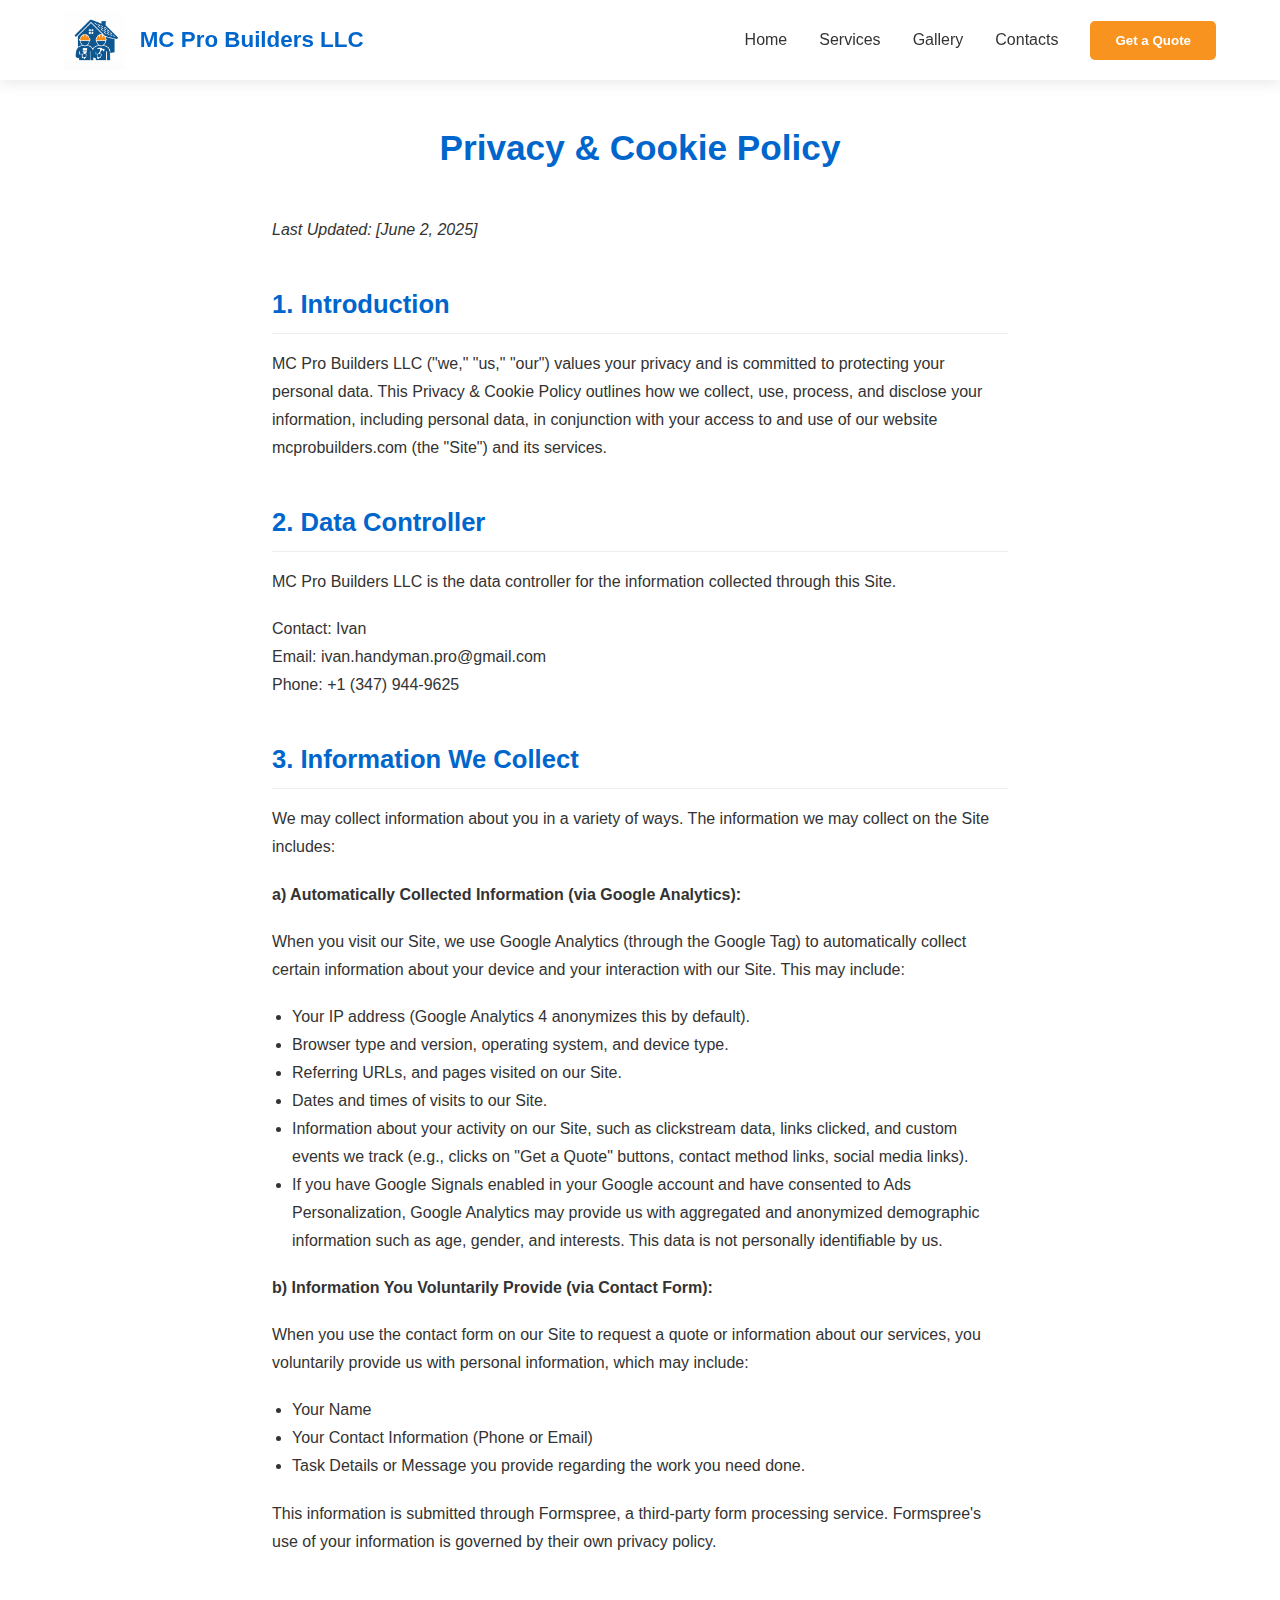
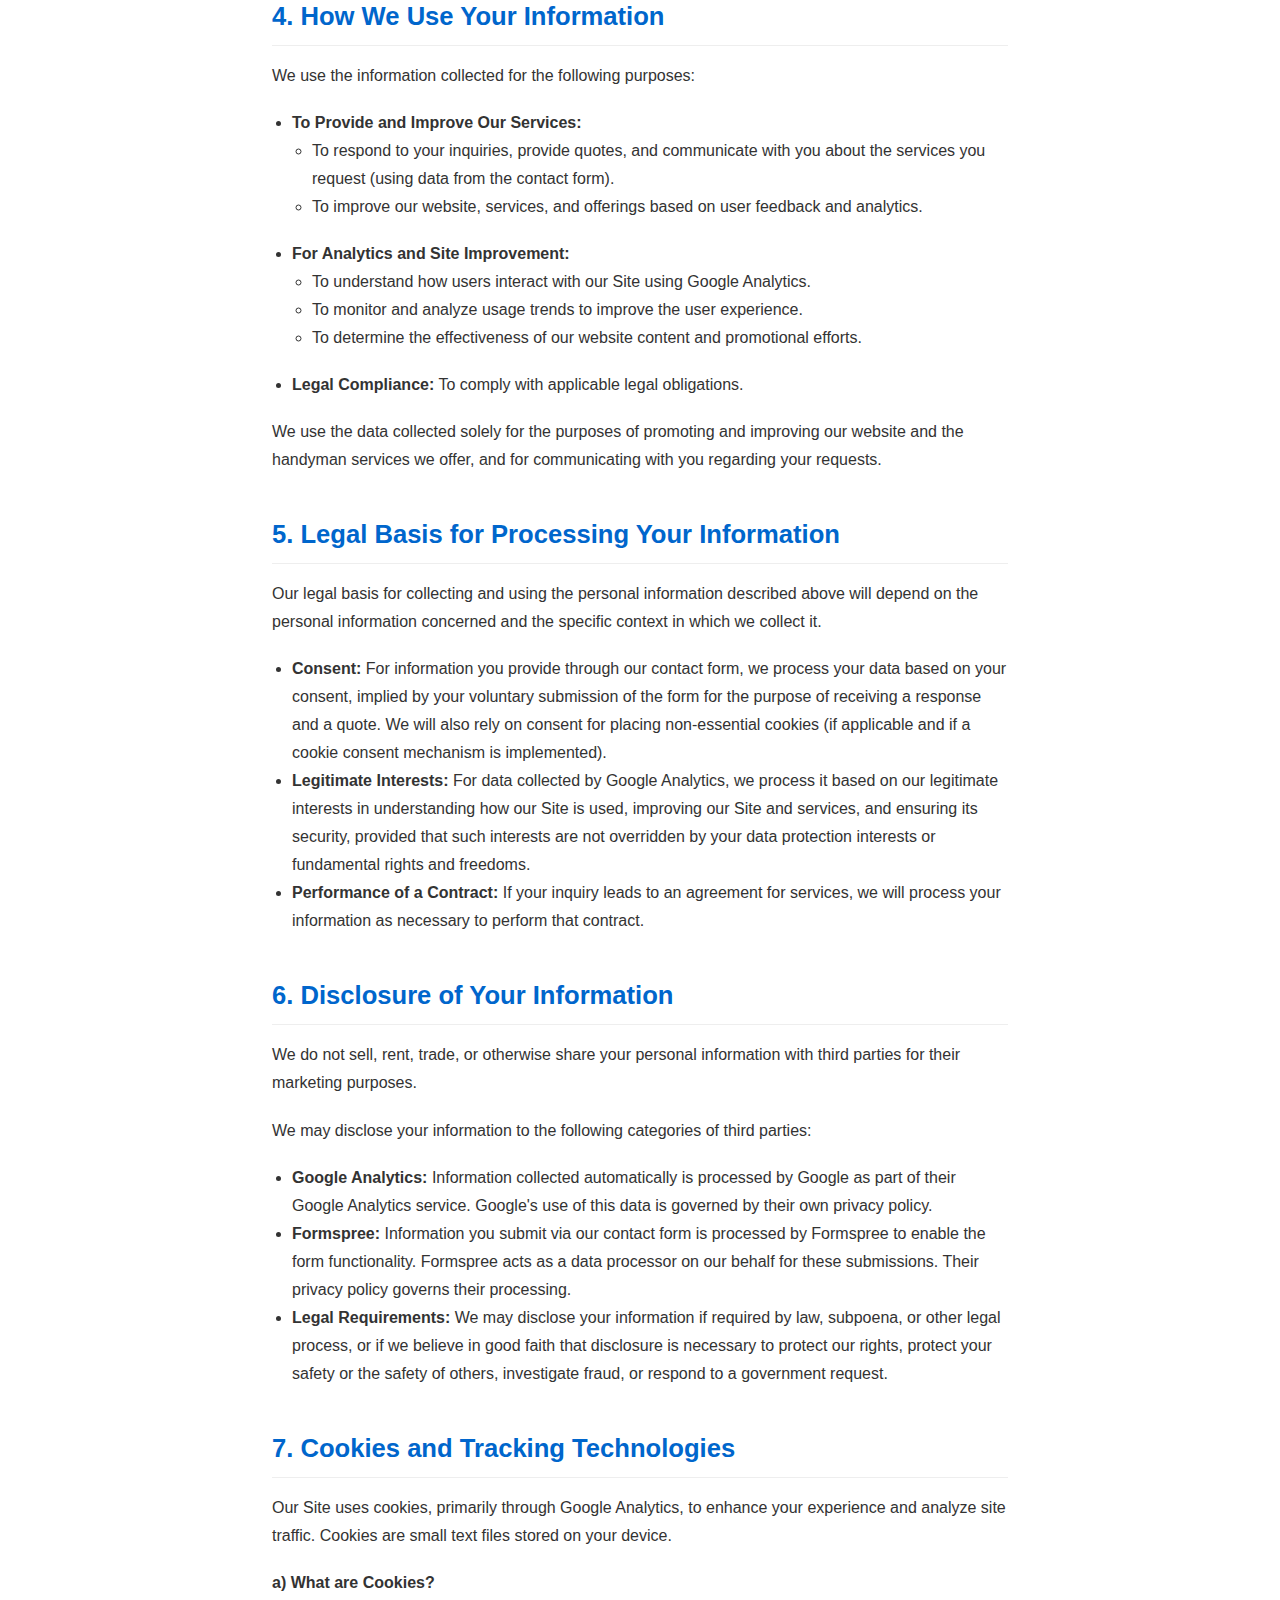
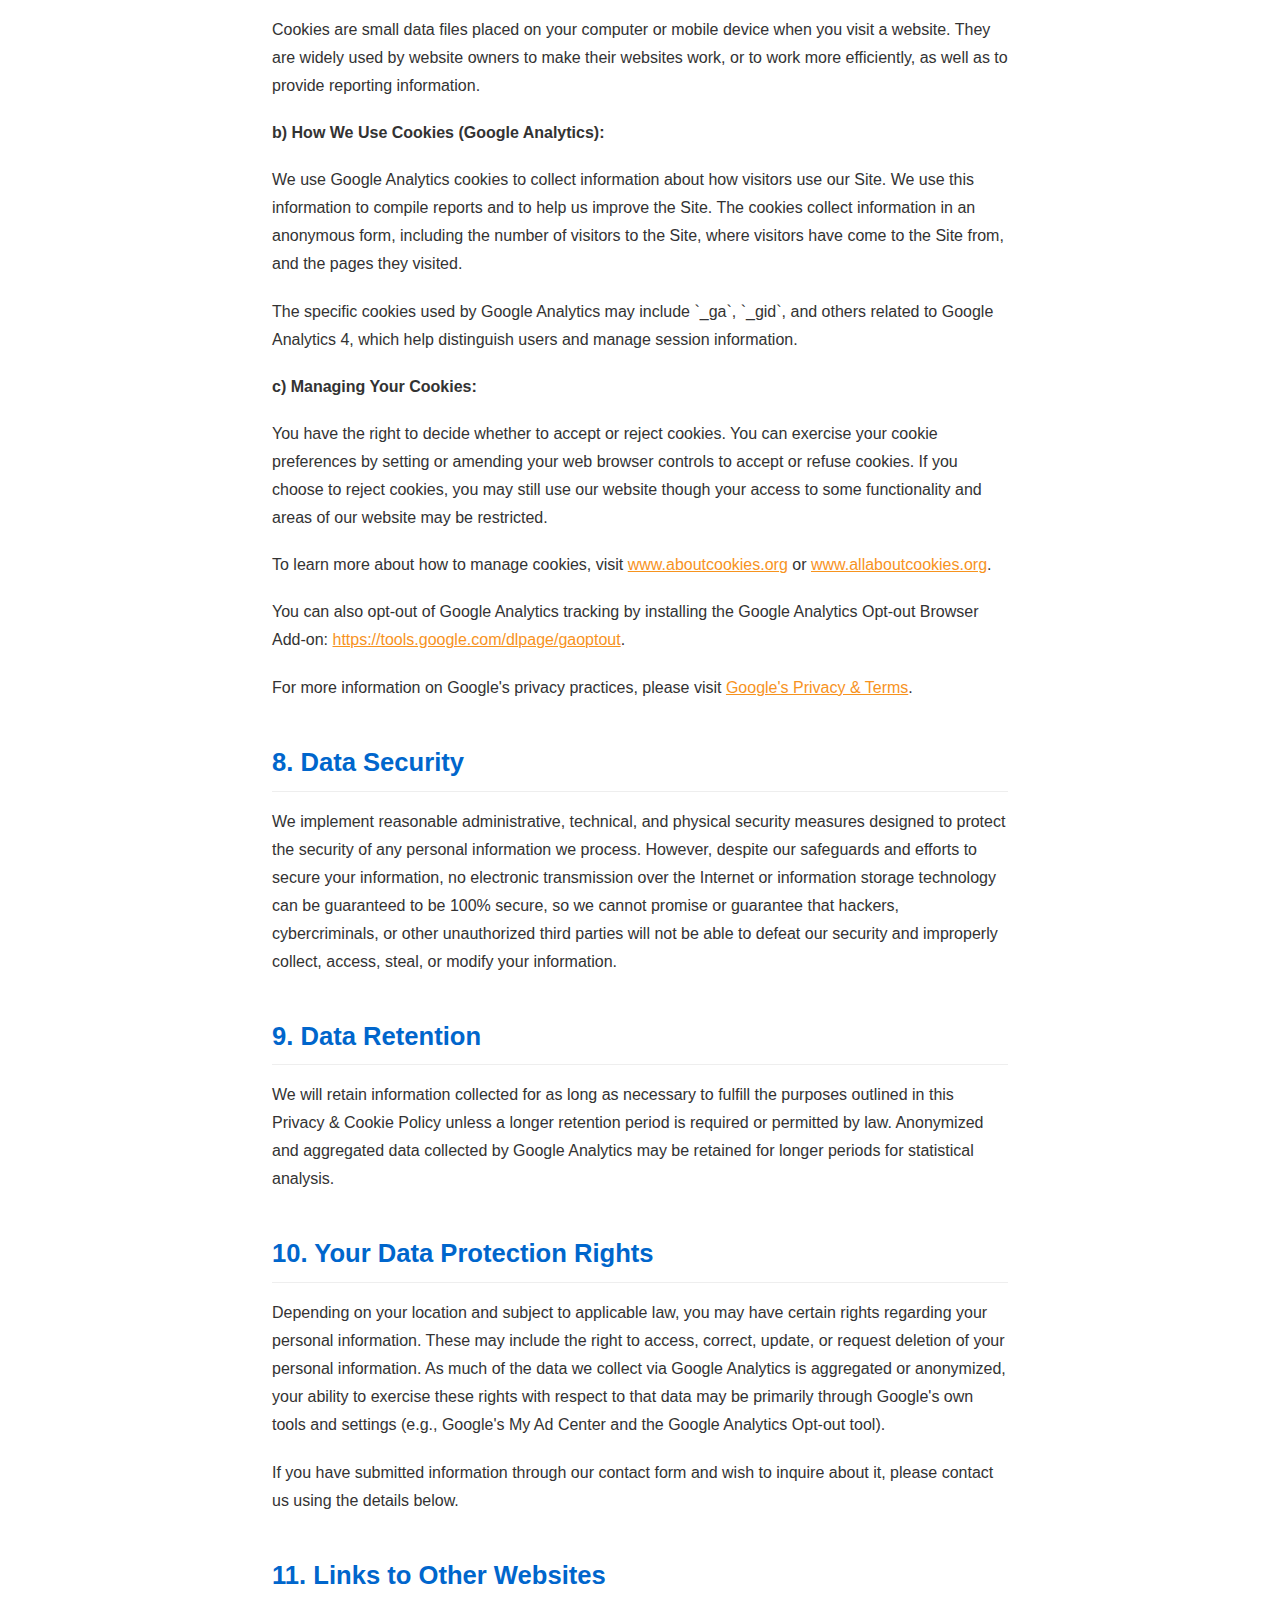
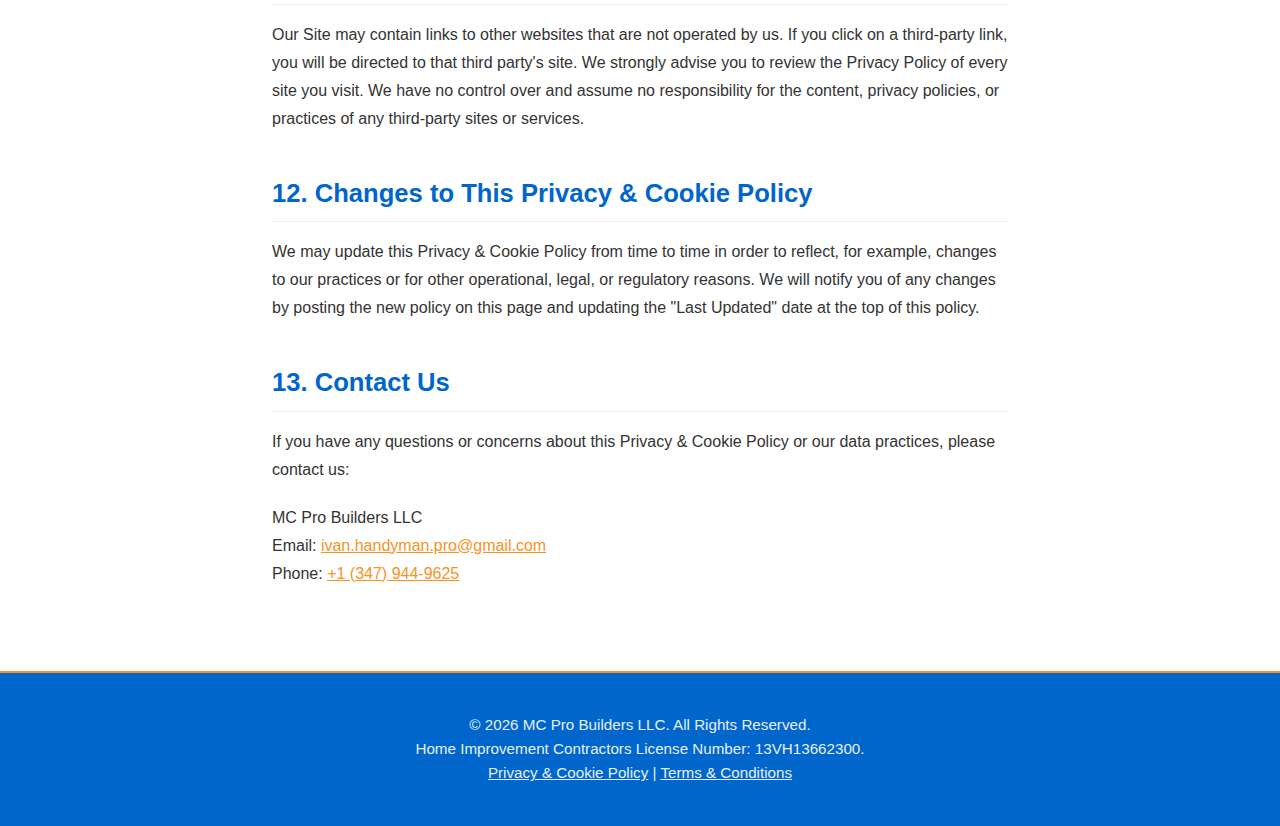
<file: privacy-cookie-policy.html>
<!DOCTYPE html>
<html lang="en">
<head>
    <script async src="https://www.googletagmanager.com/gtag/js?id=G-JQK97154N0"></script>
    <script>
      window.dataLayer = window.dataLayer || [];
      function gtag(){dataLayer.push(arguments);}
      gtag('js', new Date());

      gtag('config', 'G-JQK97154N0');
    </script>

    <meta charset="UTF-8">
    <meta name="viewport" content="width=device-width, initial-scale=1.0">
    <title>Privacy & Cookie Policy - MC Pro Builders LLC</title>
    <link rel="stylesheet" href="https://cdnjs.cloudflare.com/ajax/libs/font-awesome/6.4.0/css/all.min.css">
    <link rel="stylesheet" href="style.css">
    <meta name="mobile-web-app-capable" content="yes">
    <meta name="apple-mobile-web-app-title" content="MC Pro Builders">
    <meta name="msapplication-TileColor" content="#0066cc">
    <meta name="theme-color" content="#0066cc">
    <link rel="icon" type="image/png" href="/favicon/favicon-96x96.png" sizes="96x96" />
    <link rel="icon" href="/favicon/favicon.ico?v=2" sizes="any">
    <link rel="icon" href="/favicon/favicon.svg?v=2" type="image/svg+xml">
    <link rel="shortcut icon" href="/favicon/favicon.ico" />
    <link rel="apple-touch-icon" sizes="180x180" href="/favicon/apple-touch-icon.png" />
    <meta name="apple-mobile-web-app-title" content="MCProBuild" />
    <link rel="manifest" href="/favicon/site.webmanifest" />
    </head>
<body>
    <header class="header">
        <div class="header-content">
            <div class="logo-group">
				<a href="index.html#home" style="text-decoration: none; display: flex; align-items: center; gap: 15px; color: inherit;">
					<img src="pictures/logo.png" alt="MC Pro Builders LLC Logo" class="logo">
					<span class="company-name">MC Pro Builders LLC</span>
				</a>
			</div>
            <div class="nav-group">
                <nav class="navigation">
                    <a href="index.html#home" class="nav-link">Home</a>
                    <a href="index.html#services" class="nav-link">Services</a>
                    <a href="index.html#gallery" class="nav-link">Gallery</a>
                    <a href="index.html#contact" class="nav-link">Contacts</a>
                </nav>
                <button class="cta-button" onclick="location.href='index.html#contact'">Get a Quote</button>
            </div>
        </div>
    </header>

    <main>
        <section class="policy-content-section">
            <div class="section-container">
                <h1 class="section-title">Privacy & Cookie Policy</h1>
                <p><em>Last Updated: [June 2, 2025]</em></p> 
                
                <h2>1. Introduction</h2>
                <p>MC Pro Builders LLC ("we," "us," "our") values your privacy and is committed to protecting your personal data. This Privacy & Cookie Policy outlines how we collect, use, process, and disclose your information, including personal data, in conjunction with your access to and use of our website mcprobuilders.com (the "Site") and its services.</p>

                <h2>2. Data Controller</h2>
                <p>MC Pro Builders LLC is the data controller for the information collected through this Site.</p>
                <p>Contact: Ivan<br>
                Email: ivan.handyman.pro@gmail.com<br>
                Phone: +1 (347) 944-9625</p>

                <h2>3. Information We Collect</h2>
                <p>We may collect information about you in a variety of ways. The information we may collect on the Site includes:</p>
                <p><strong>a) Automatically Collected Information (via Google Analytics):</strong></p>
                <p>When you visit our Site, we use Google Analytics (through the Google Tag) to automatically collect certain information about your device and your interaction with our Site. This may include:</p>
                <ul>
                    <li>Your IP address (Google Analytics 4 anonymizes this by default).</li>
                    <li>Browser type and version, operating system, and device type.</li>
                    <li>Referring URLs, and pages visited on our Site.</li>
                    <li>Dates and times of visits to our Site.</li>
                    <li>Information about your activity on our Site, such as clickstream data, links clicked, and custom events we track (e.g., clicks on "Get a Quote" buttons, contact method links, social media links).</li>
                    <li>If you have Google Signals enabled in your Google account and have consented to Ads Personalization, Google Analytics may provide us with aggregated and anonymized demographic information such as age, gender, and interests. This data is not personally identifiable by us.</li>
                </ul>

                <p><strong>b) Information You Voluntarily Provide (via Contact Form):</strong></p>
                <p>When you use the contact form on our Site to request a quote or information about our services, you voluntarily provide us with personal information, which may include:</p>
                <ul>
                    <li>Your Name</li>
                    <li>Your Contact Information (Phone or Email)</li>
                    <li>Task Details or Message you provide regarding the work you need done.</li>
                </ul>
                <p>This information is submitted through Formspree, a third-party form processing service. Formspree's use of your information is governed by their own privacy policy.</p>

                <h2>4. How We Use Your Information</h2>
                <p>We use the information collected for the following purposes:</p>
                <ul>
                    <li><strong>To Provide and Improve Our Services:</strong>
                        <ul>
                            <li>To respond to your inquiries, provide quotes, and communicate with you about the services you request (using data from the contact form).</li>
                            <li>To improve our website, services, and offerings based on user feedback and analytics.</li>
                        </ul>
                    </li>
                    <li><strong>For Analytics and Site Improvement:</strong>
                        <ul>
                            <li>To understand how users interact with our Site using Google Analytics.</li>
                            <li>To monitor and analyze usage trends to improve the user experience.</li>
                            <li>To determine the effectiveness of our website content and promotional efforts.</li>
                        </ul>
                    </li>
                    <li><strong>Legal Compliance:</strong> To comply with applicable legal obligations.</li>
                </ul>
                <p>We use the data collected solely for the purposes of promoting and improving our website and the handyman services we offer, and for communicating with you regarding your requests.</p>

                <h2>5. Legal Basis for Processing Your Information</h2>
                <p>Our legal basis for collecting and using the personal information described above will depend on the personal information concerned and the specific context in which we collect it.</p>
                <ul>
                    <li><strong>Consent:</strong> For information you provide through our contact form, we process your data based on your consent, implied by your voluntary submission of the form for the purpose of receiving a response and a quote. We will also rely on consent for placing non-essential cookies (if applicable and if a cookie consent mechanism is implemented).</li>
                    <li><strong>Legitimate Interests:</strong> For data collected by Google Analytics, we process it based on our legitimate interests in understanding how our Site is used, improving our Site and services, and ensuring its security, provided that such interests are not overridden by your data protection interests or fundamental rights and freedoms.</li>
                    <li><strong>Performance of a Contract:</strong> If your inquiry leads to an agreement for services, we will process your information as necessary to perform that contract.</li>
                </ul>

                <h2>6. Disclosure of Your Information</h2>
                <p>We do not sell, rent, trade, or otherwise share your personal information with third parties for their marketing purposes.</p>
                <p>We may disclose your information to the following categories of third parties:</p>
                <ul>
                    <li><strong>Google Analytics:</strong> Information collected automatically is processed by Google as part of their Google Analytics service. Google's use of this data is governed by their own privacy policy.</li>
                    <li><strong>Formspree:</strong> Information you submit via our contact form is processed by Formspree to enable the form functionality. Formspree acts as a data processor on our behalf for these submissions. Their privacy policy governs their processing.</li>
                    <li><strong>Legal Requirements:</strong> We may disclose your information if required by law, subpoena, or other legal process, or if we believe in good faith that disclosure is necessary to protect our rights, protect your safety or the safety of others, investigate fraud, or respond to a government request.</li>
                </ul>

                <h2>7. Cookies and Tracking Technologies</h2>
                <p>Our Site uses cookies, primarily through Google Analytics, to enhance your experience and analyze site traffic. Cookies are small text files stored on your device.</p>
                <p><strong>a) What are Cookies?</strong></p>
                <p>Cookies are small data files placed on your computer or mobile device when you visit a website. They are widely used by website owners to make their websites work, or to work more efficiently, as well as to provide reporting information.</p>
                <p><strong>b) How We Use Cookies (Google Analytics):</strong></p>
                <p>We use Google Analytics cookies to collect information about how visitors use our Site. We use this information to compile reports and to help us improve the Site. The cookies collect information in an anonymous form, including the number of visitors to the Site, where visitors have come to the Site from, and the pages they visited.</p>
                <p>The specific cookies used by Google Analytics may include `_ga`, `_gid`, and others related to Google Analytics 4, which help distinguish users and manage session information.</p>
                <p><strong>c) Managing Your Cookies:</strong></p>
                <p>You have the right to decide whether to accept or reject cookies. You can exercise your cookie preferences by setting or amending your web browser controls to accept or refuse cookies. If you choose to reject cookies, you may still use our website though your access to some functionality and areas of our website may be restricted.</p>
                <p>To learn more about how to manage cookies, visit <a href="https://www.aboutcookies.org" target="_blank" rel="noopener noreferrer">www.aboutcookies.org</a> or <a href="https://www.allaboutcookies.org" target="_blank" rel="noopener noreferrer">www.allaboutcookies.org</a>.</p>
                <p>You can also opt-out of Google Analytics tracking by installing the Google Analytics Opt-out Browser Add-on: <a href="https://tools.google.com/dlpage/gaoptout" target="_blank" rel="noopener noreferrer">https://tools.google.com/dlpage/gaoptout</a>.</p>
                <p>For more information on Google's privacy practices, please visit <a href="https://policies.google.com/privacy" target="_blank" rel="noopener noreferrer">Google's Privacy & Terms</a>.</p>

                <h2>8. Data Security</h2>
                <p>We implement reasonable administrative, technical, and physical security measures designed to protect the security of any personal information we process. However, despite our safeguards and efforts to secure your information, no electronic transmission over the Internet or information storage technology can be guaranteed to be 100% secure, so we cannot promise or guarantee that hackers, cybercriminals, or other unauthorized third parties will not be able to defeat our security and improperly collect, access, steal, or modify your information.</p>

                <h2>9. Data Retention</h2>
                <p>We will retain information collected for as long as necessary to fulfill the purposes outlined in this Privacy & Cookie Policy unless a longer retention period is required or permitted by law. Anonymized and aggregated data collected by Google Analytics may be retained for longer periods for statistical analysis.</p>

                <h2>10. Your Data Protection Rights</h2>
                <p>Depending on your location and subject to applicable law, you may have certain rights regarding your personal information. These may include the right to access, correct, update, or request deletion of your personal information. As much of the data we collect via Google Analytics is aggregated or anonymized, your ability to exercise these rights with respect to that data may be primarily through Google's own tools and settings (e.g., Google's My Ad Center and the Google Analytics Opt-out tool).</p>
                <p>If you have submitted information through our contact form and wish to inquire about it, please contact us using the details below.</p>

                <h2>11. Links to Other Websites</h2>
                <p>Our Site may contain links to other websites that are not operated by us. If you click on a third-party link, you will be directed to that third party's site. We strongly advise you to review the Privacy Policy of every site you visit. We have no control over and assume no responsibility for the content, privacy policies, or practices of any third-party sites or services.</p>

                <h2>12. Changes to This Privacy & Cookie Policy</h2>
                <p>We may update this Privacy & Cookie Policy from time to time in order to reflect, for example, changes to our practices or for other operational, legal, or regulatory reasons. We will notify you of any changes by posting the new policy on this page and updating the "Last Updated" date at the top of this policy.</p>

                <h2>13. Contact Us</h2>
                <p>If you have any questions or concerns about this Privacy & Cookie Policy or our data practices, please contact us:</p>
                <p>MC Pro Builders LLC<br>
                Email: <a href="mailto:ivan.handyman.pro@gmail.com">ivan.handyman.pro@gmail.com</a><br>
                Phone: <a href="tel:+13479449625">+1 (347) 944-9625</a><br>
				</p>
            </div>
        </section>
    </main>

    <footer class="main-footer">
        <div class="footer-content">
            <p class="copyright-notice">
                &copy; <script>document.write(new Date().getFullYear())</script> MC Pro Builders LLC. All Rights Reserved.<br>
                Home Improvement Contractors License Number: 13VH13662300.<br>
                <a href="privacy-cookie-policy.html" style="color: white; text-decoration: underline;">Privacy & Cookie Policy</a> | 
                <a href="terms-conditions.html" style="color: white; text-decoration: underline;">Terms & Conditions</a>
            </p>
        </div>
    </footer>
</body>
</html>
</file>
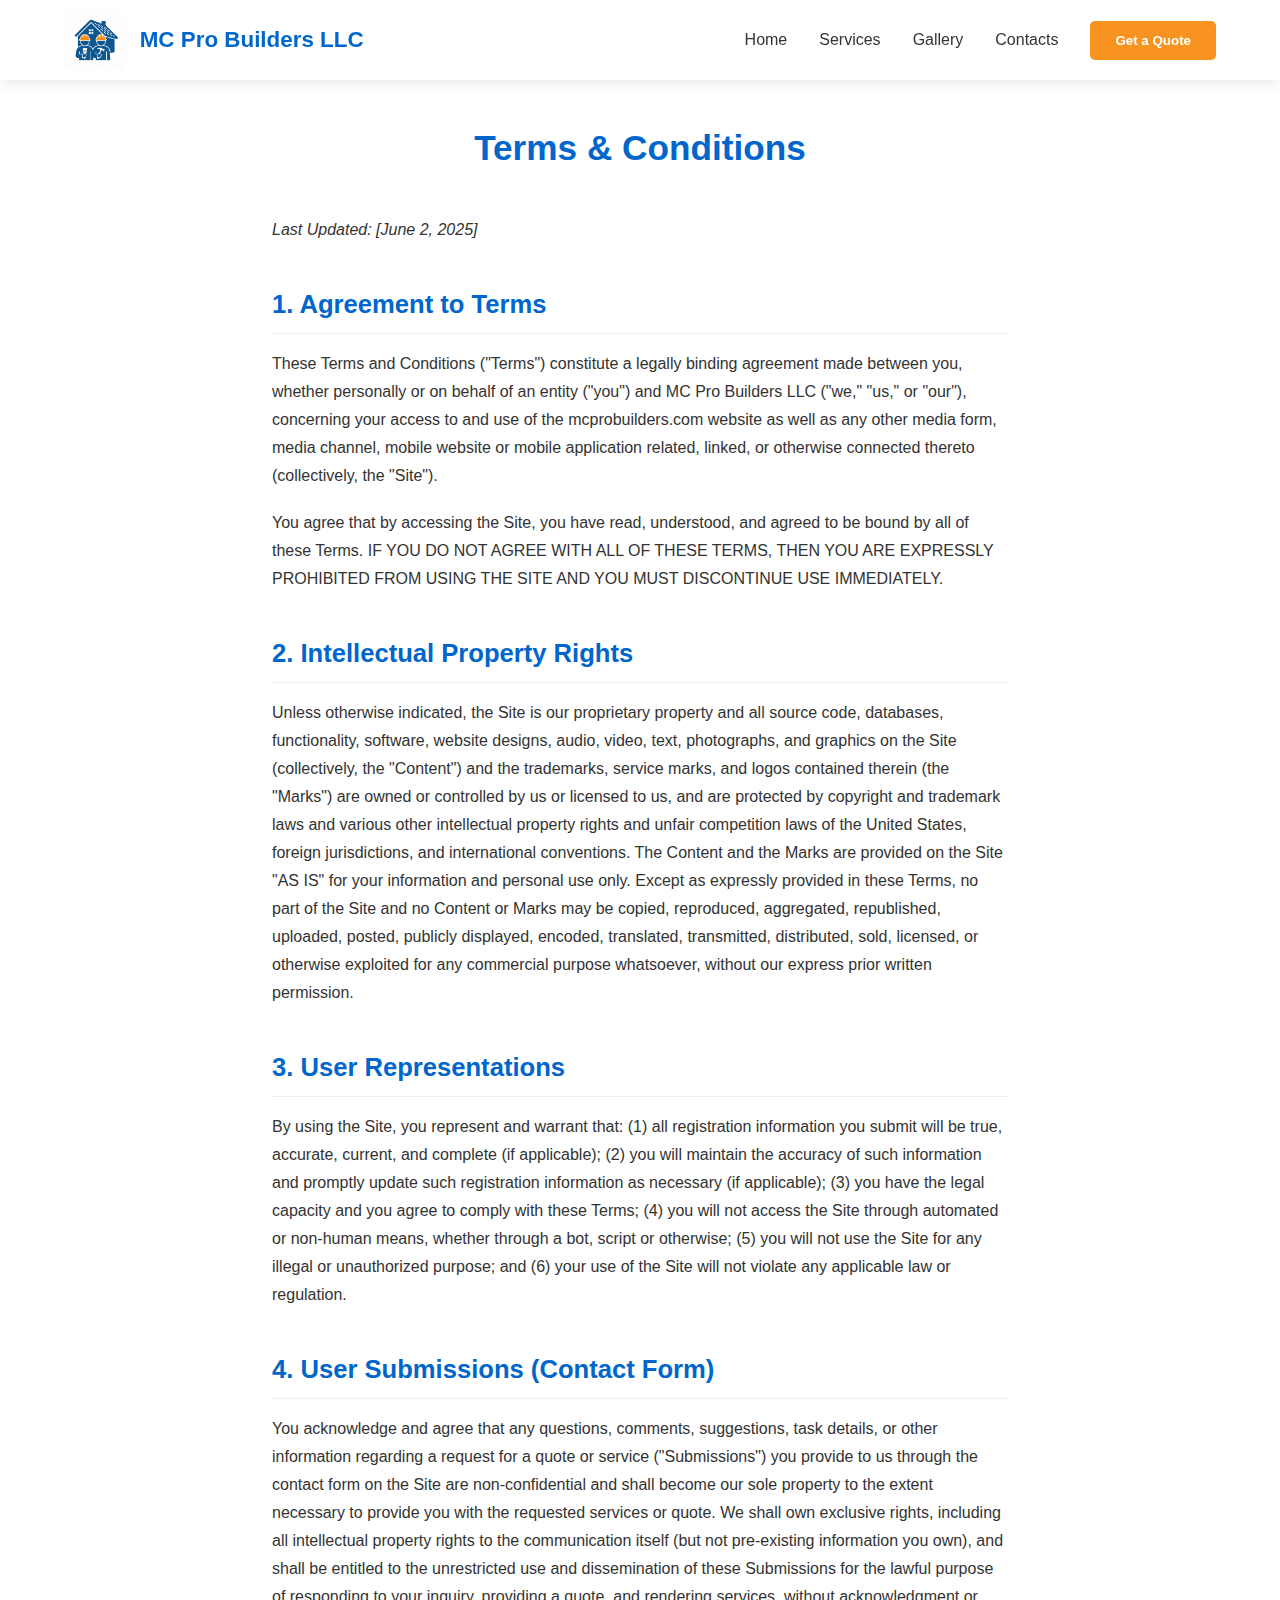
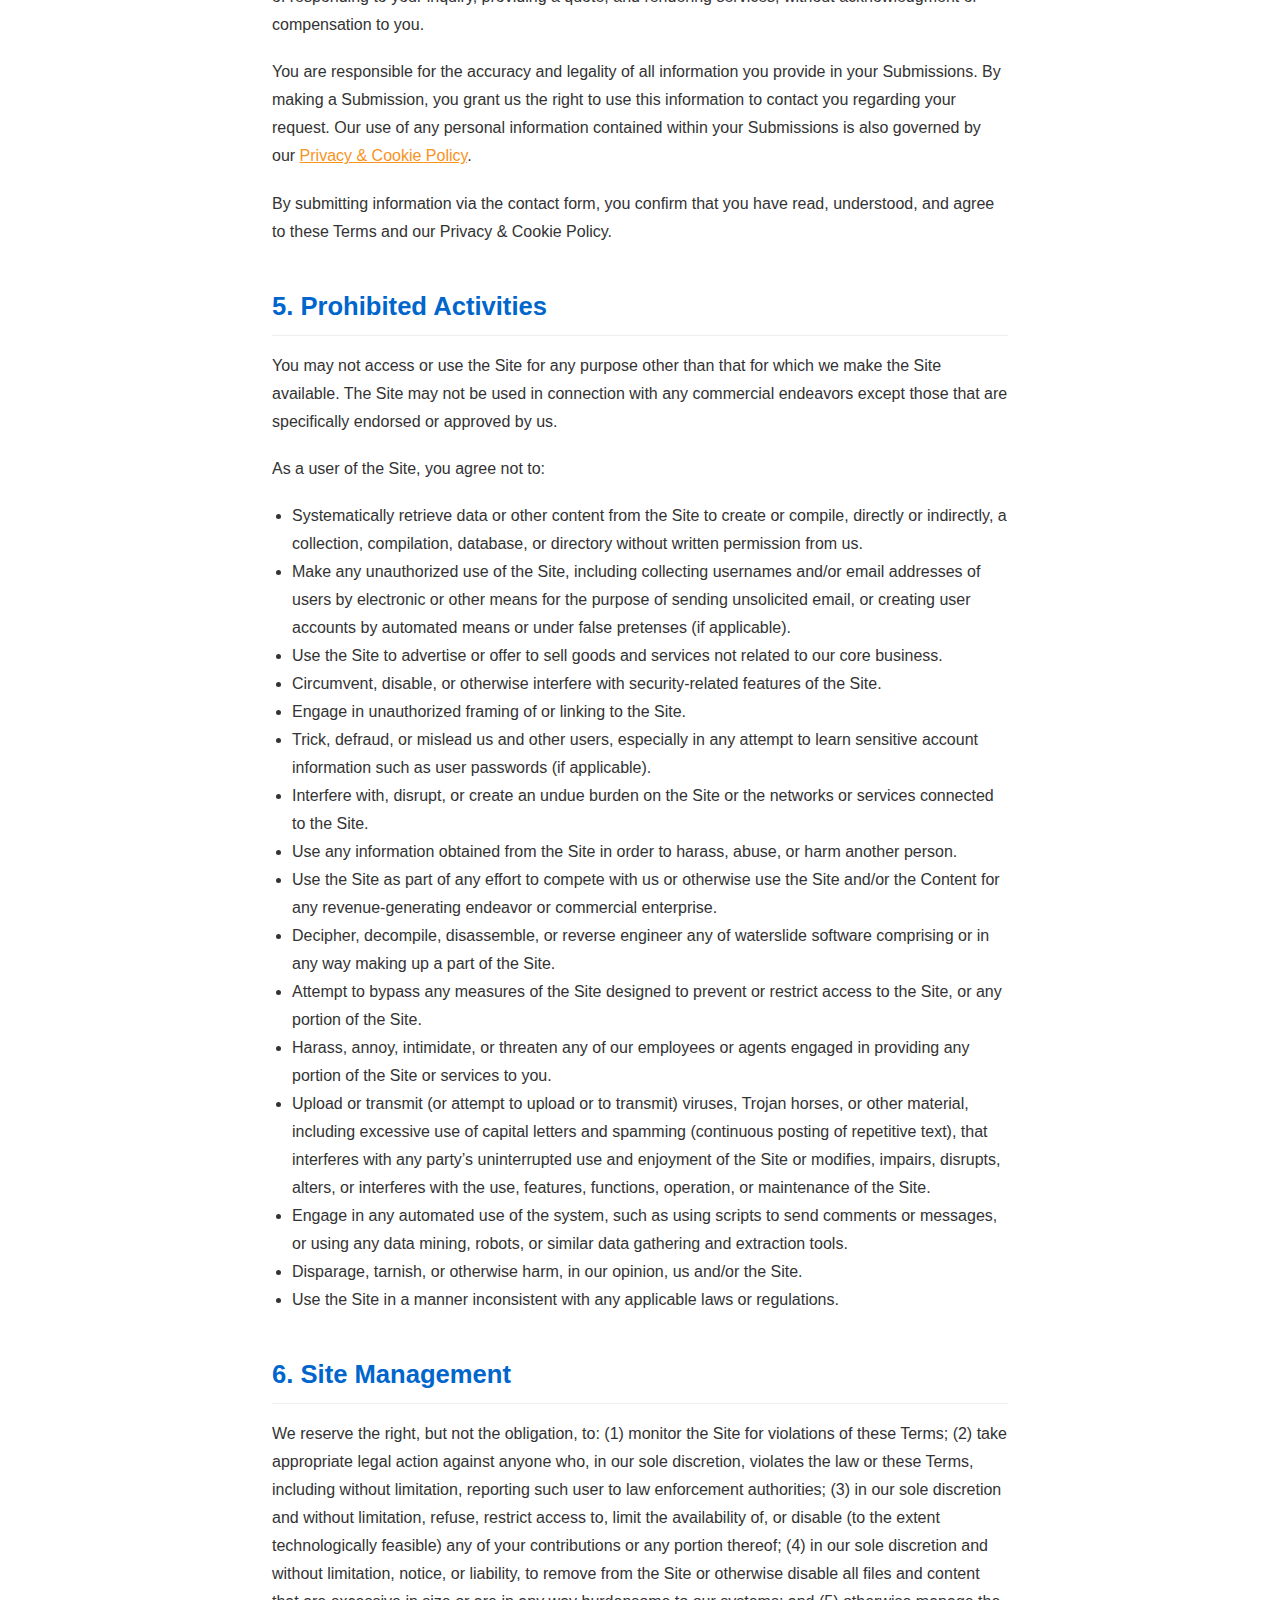
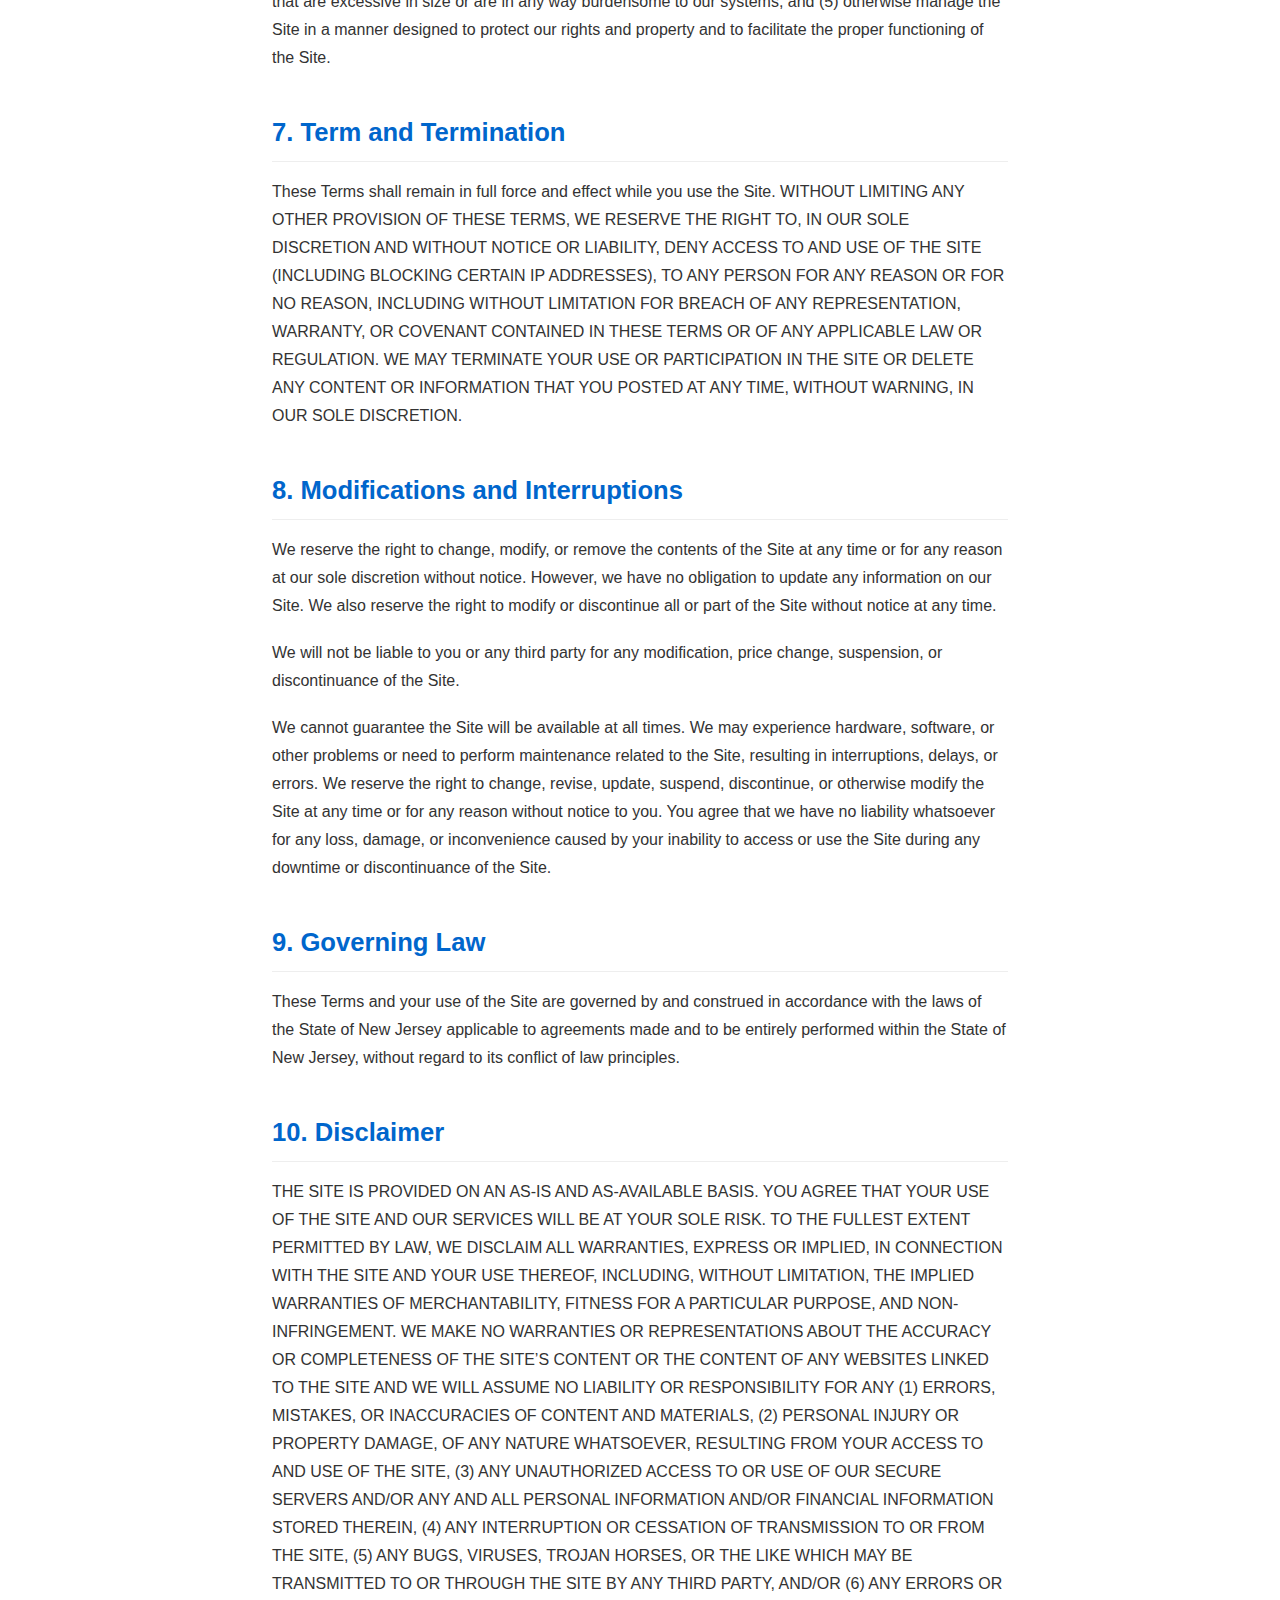
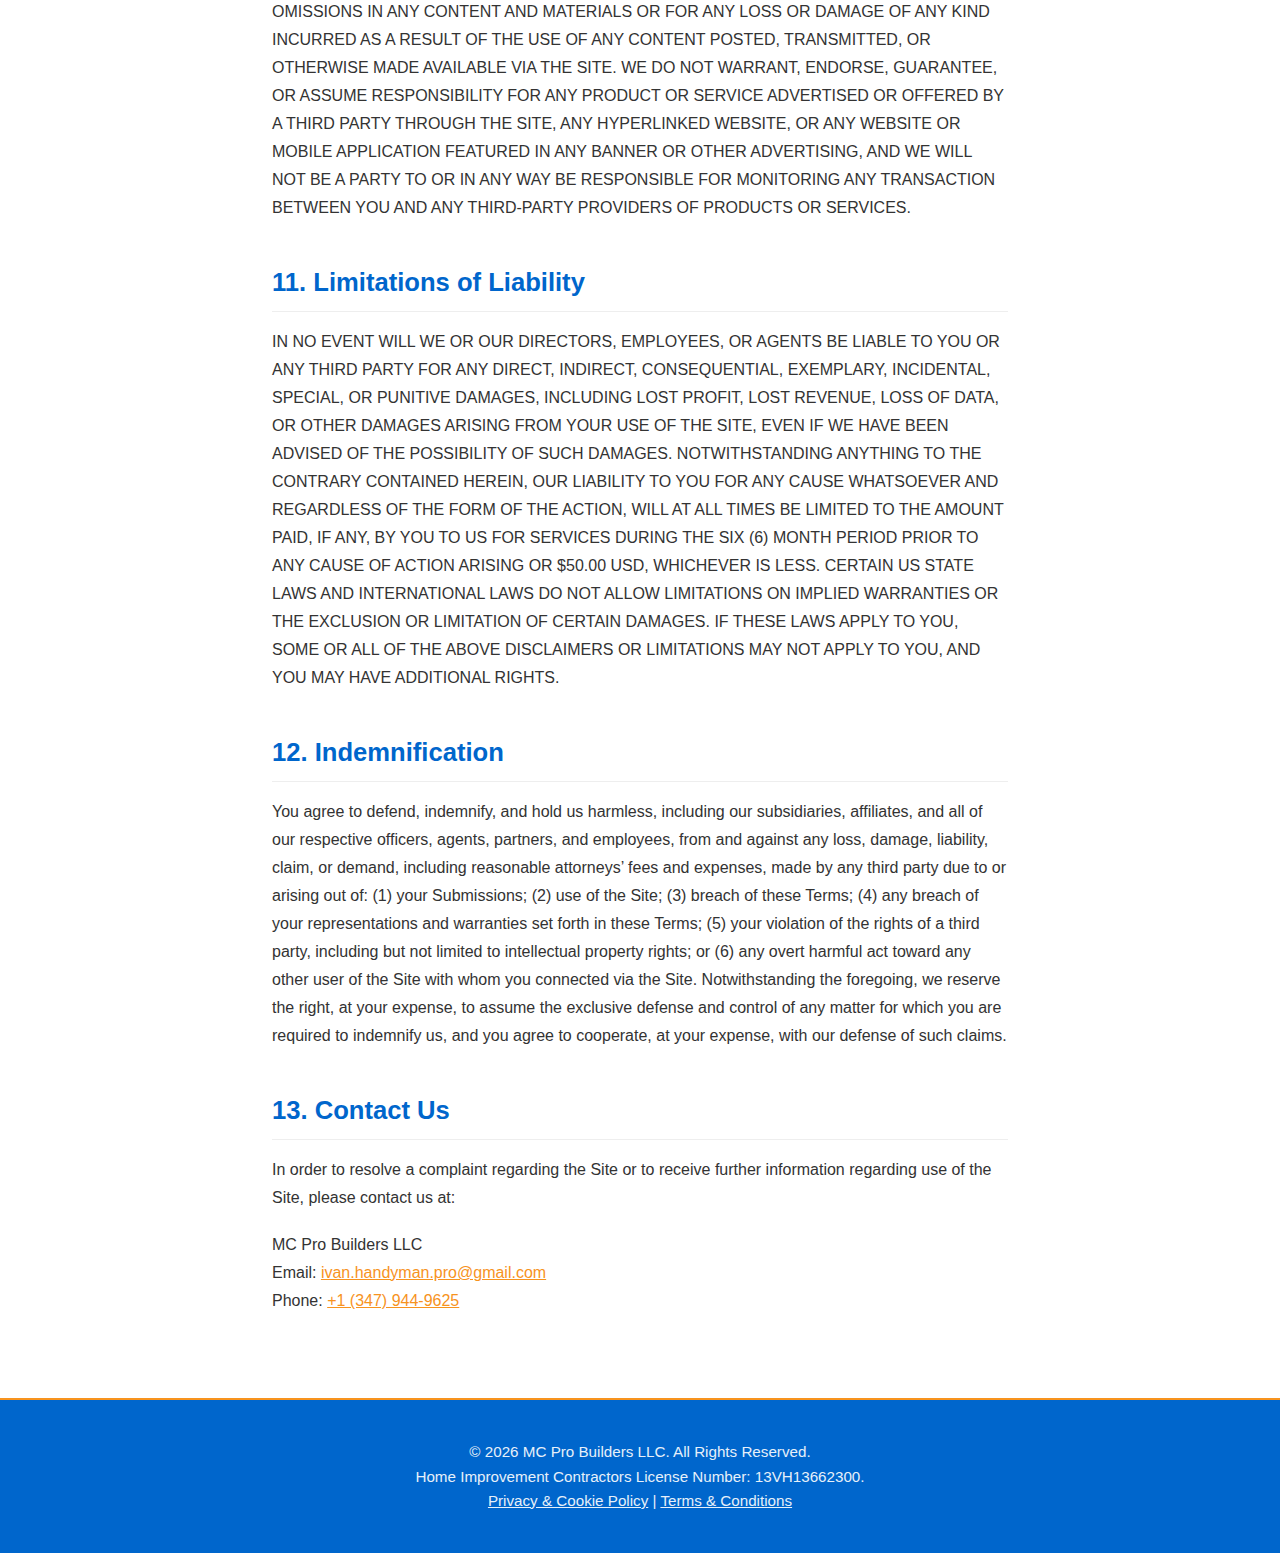
<file: terms-conditions.html>
<!DOCTYPE html>
<html lang="en">
<head>
    <script async src="https://www.googletagmanager.com/gtag/js?id=G-JQK97154N0"></script>
    <script>
      window.dataLayer = window.dataLayer || [];
      function gtag(){dataLayer.push(arguments);}
      gtag('js', new Date());

      gtag('config', 'G-JQK97154N0');
    </script>
    <meta charset="UTF-8">
    <meta name="viewport" content="width=device-width, initial-scale=1.0">
    <title>Terms & Conditions - MC Pro Builders LLC</title>
    <link rel="stylesheet" href="https://cdnjs.cloudflare.com/ajax/libs/font-awesome/6.4.0/css/all.min.css">
    <link rel="stylesheet" href="style.css">
    <meta name="mobile-web-app-capable" content="yes">
    <meta name="apple-mobile-web-app-title" content="MC Pro Builders">
    <meta name="msapplication-TileColor" content="#0066cc">
    <meta name="theme-color" content="#0066cc">
    <link rel="icon" type="image/png" href="/favicon/favicon-96x96.png" sizes="96x96" />
    <link rel="icon" href="/favicon/favicon.ico?v=2" sizes="any">
    <link rel="icon" href="/favicon/favicon.svg?v=2" type="image/svg+xml">
    <link rel="shortcut icon" href="/favicon/favicon.ico" />
    <link rel="apple-touch-icon" sizes="180x180" href="/favicon/apple-touch-icon.png" />
    <meta name="apple-mobile-web-app-title" content="MCProBuild" />
    <link rel="manifest" href="/favicon/site.webmanifest" />
    </head>
<body>
    <header class="header">
        <div class="header-content">
             <div class="logo-group">
				<a href="index.html#home" style="text-decoration: none; display: flex; align-items: center; gap: 15px; color: inherit;">
					<img src="pictures/logo.png" alt="MC Pro Builders LLC Logo" class="logo">
					<span class="company-name">MC Pro Builders LLC</span>
				</a>
			</div>
            <div class="nav-group">
                <nav class="navigation">
                    <a href="index.html#home" class="nav-link">Home</a>
                    <a href="index.html#services" class="nav-link">Services</a>
                    <a href="index.html#gallery" class="nav-link">Gallery</a>
                    <a href="index.html#contact" class="nav-link">Contacts</a>
                </nav>
                <button class="cta-button" onclick="location.href='index.html#contact'">Get a Quote</button>
            </div>
        </div>
    </header>

    <main>
        <section class="policy-content-section">
            <div class="section-container">
                <h1 class="section-title">Terms & Conditions</h1>
                <p><em>Last Updated: [June 2, 2025]</em></p>

                <h2>1. Agreement to Terms</h2>
                <p>These Terms and Conditions ("Terms") constitute a legally binding agreement made between you, whether personally or on behalf of an entity ("you") and MC Pro Builders LLC ("we," "us," or "our"), concerning your access to and use of the mcprobuilders.com website as well as any other media form, media channel, mobile website or mobile application related, linked, or otherwise connected thereto (collectively, the "Site").</p>
                <p>You agree that by accessing the Site, you have read, understood, and agreed to be bound by all of these Terms. IF YOU DO NOT AGREE WITH ALL OF THESE TERMS, THEN YOU ARE EXPRESSLY PROHIBITED FROM USING THE SITE AND YOU MUST DISCONTINUE USE IMMEDIATELY.</p>

                <h2>2. Intellectual Property Rights</h2>
                <p>Unless otherwise indicated, the Site is our proprietary property and all source code, databases, functionality, software, website designs, audio, video, text, photographs, and graphics on the Site (collectively, the "Content") and the trademarks, service marks, and logos contained therein (the "Marks") are owned or controlled by us or licensed to us, and are protected by copyright and trademark laws and various other intellectual property rights and unfair competition laws of the United States, foreign jurisdictions, and international conventions. The Content and the Marks are provided on the Site "AS IS" for your information and personal use only. Except as expressly provided in these Terms, no part of the Site and no Content or Marks may be copied, reproduced, aggregated, republished, uploaded, posted, publicly displayed, encoded, translated, transmitted, distributed, sold, licensed, or otherwise exploited for any commercial purpose whatsoever, without our express prior written permission.</p>

                <h2>3. User Representations</h2>
                <p>By using the Site, you represent and warrant that: (1) all registration information you submit will be true, accurate, current, and complete (if applicable); (2) you will maintain the accuracy of such information and promptly update such registration information as necessary (if applicable); (3) you have the legal capacity and you agree to comply with these Terms; (4) you will not access the Site through automated or non-human means, whether through a bot, script or otherwise; (5) you will not use the Site for any illegal or unauthorized purpose; and (6) your use of the Site will not violate any applicable law or regulation.</p>
                
                <h2>4. User Submissions (Contact Form)</h2>
                <p>You acknowledge and agree that any questions, comments, suggestions, task details, or other information regarding a request for a quote or service ("Submissions") you provide to us through the contact form on the Site are non-confidential and shall become our sole property to the extent necessary to provide you with the requested services or quote. We shall own exclusive rights, including all intellectual property rights to the communication itself (but not pre-existing information you own), and shall be entitled to the unrestricted use and dissemination of these Submissions for the lawful purpose of responding to your inquiry, providing a quote, and rendering services, without acknowledgment or compensation to you.</p>
                <p>You are responsible for the accuracy and legality of all information you provide in your Submissions. By making a Submission, you grant us the right to use this information to contact you regarding your request. Our use of any personal information contained within your Submissions is also governed by our <a href="privacy-cookie-policy.html">Privacy & Cookie Policy</a>.</p>
                <p>By submitting information via the contact form, you confirm that you have read, understood, and agree to these Terms and our Privacy & Cookie Policy.</p>

                <h2>5. Prohibited Activities</h2>
                <p>You may not access or use the Site for any purpose other than that for which we make the Site available. The Site may not be used in connection with any commercial endeavors except those that are specifically endorsed or approved by us.</p>
                <p>As a user of the Site, you agree not to:
                <ul>
                    <li>Systematically retrieve data or other content from the Site to create or compile, directly or indirectly, a collection, compilation, database, or directory without written permission from us.</li>
                    <li>Make any unauthorized use of the Site, including collecting usernames and/or email addresses of users by electronic or other means for the purpose of sending unsolicited email, or creating user accounts by automated means or under false pretenses (if applicable).</li>
                    <li>Use the Site to advertise or offer to sell goods and services not related to our core business.</li>
                    <li>Circumvent, disable, or otherwise interfere with security-related features of the Site.</li>
                    <li>Engage in unauthorized framing of or linking to the Site.</li>
                    <li>Trick, defraud, or mislead us and other users, especially in any attempt to learn sensitive account information such as user passwords (if applicable).</li>
                    <li>Interfere with, disrupt, or create an undue burden on the Site or the networks or services connected to the Site.</li>
                    <li>Use any information obtained from the Site in order to harass, abuse, or harm another person.</li>
                    <li>Use the Site as part of any effort to compete with us or otherwise use the Site and/or the Content for any revenue-generating endeavor or commercial enterprise.</li>
                    <li>Decipher, decompile, disassemble, or reverse engineer any of waterslide software comprising or in any way making up a part of the Site.</li>
                    <li>Attempt to bypass any measures of the Site designed to prevent or restrict access to the Site, or any portion of the Site.</li>
                    <li>Harass, annoy, intimidate, or threaten any of our employees or agents engaged in providing any portion of the Site or services to you.</li>
                    <li>Upload or transmit (or attempt to upload or to transmit) viruses, Trojan horses, or other material, including excessive use of capital letters and spamming (continuous posting of repetitive text), that interferes with any party’s uninterrupted use and enjoyment of the Site or modifies, impairs, disrupts, alters, or interferes with the use, features, functions, operation, or maintenance of the Site.</li>
                    <li>Engage in any automated use of the system, such as using scripts to send comments or messages, or using any data mining, robots, or similar data gathering and extraction tools.</li>
                    <li>Disparage, tarnish, or otherwise harm, in our opinion, us and/or the Site.</li>
                    <li>Use the Site in a manner inconsistent with any applicable laws or regulations.</li>
                </ul>
                </p>

                <h2>6. Site Management</h2>
                <p>We reserve the right, but not the obligation, to: (1) monitor the Site for violations of these Terms; (2) take appropriate legal action against anyone who, in our sole discretion, violates the law or these Terms, including without limitation, reporting such user to law enforcement authorities; (3) in our sole discretion and without limitation, refuse, restrict access to, limit the availability of, or disable (to the extent technologically feasible) any of your contributions or any portion thereof; (4) in our sole discretion and without limitation, notice, or liability, to remove from the Site or otherwise disable all files and content that are excessive in size or are in any way burdensome to our systems; and (5) otherwise manage the Site in a manner designed to protect our rights and property and to facilitate the proper functioning of the Site.</p>
                
                <h2>7. Term and Termination</h2>
                <p>These Terms shall remain in full force and effect while you use the Site. WITHOUT LIMITING ANY OTHER PROVISION OF THESE TERMS, WE RESERVE THE RIGHT TO, IN OUR SOLE DISCRETION AND WITHOUT NOTICE OR LIABILITY, DENY ACCESS TO AND USE OF THE SITE (INCLUDING BLOCKING CERTAIN IP ADDRESSES), TO ANY PERSON FOR ANY REASON OR FOR NO REASON, INCLUDING WITHOUT LIMITATION FOR BREACH OF ANY REPRESENTATION, WARRANTY, OR COVENANT CONTAINED IN THESE TERMS OR OF ANY APPLICABLE LAW OR REGULATION. WE MAY TERMINATE YOUR USE OR PARTICIPATION IN THE SITE OR DELETE ANY CONTENT OR INFORMATION THAT YOU POSTED AT ANY TIME, WITHOUT WARNING, IN OUR SOLE DISCRETION.</p>

                <h2>8. Modifications and Interruptions</h2>
                <p>We reserve the right to change, modify, or remove the contents of the Site at any time or for any reason at our sole discretion without notice. However, we have no obligation to update any information on our Site. We also reserve the right to modify or discontinue all or part of the Site without notice at any time.</p>
                <p>We will not be liable to you or any third party for any modification, price change, suspension, or discontinuance of the Site.</p>
                <p>We cannot guarantee the Site will be available at all times. We may experience hardware, software, or other problems or need to perform maintenance related to the Site, resulting in interruptions, delays, or errors. We reserve the right to change, revise, update, suspend, discontinue, or otherwise modify the Site at any time or for any reason without notice to you. You agree that we have no liability whatsoever for any loss, damage, or inconvenience caused by your inability to access or use the Site during any downtime or discontinuance of the Site.</p>

                <h2>9. Governing Law</h2>
                <p>These Terms and your use of the Site are governed by and construed in accordance with the laws of the State of New Jersey applicable to agreements made and to be entirely performed within the State of New Jersey, without regard to its conflict of law principles.</p>

                <h2>10. Disclaimer</h2>
                <p>THE SITE IS PROVIDED ON AN AS-IS AND AS-AVAILABLE BASIS. YOU AGREE THAT YOUR USE OF THE SITE AND OUR SERVICES WILL BE AT YOUR SOLE RISK. TO THE FULLEST EXTENT PERMITTED BY LAW, WE DISCLAIM ALL WARRANTIES, EXPRESS OR IMPLIED, IN CONNECTION WITH THE SITE AND YOUR USE THEREOF, INCLUDING, WITHOUT LIMITATION, THE IMPLIED WARRANTIES OF MERCHANTABILITY, FITNESS FOR A PARTICULAR PURPOSE, AND NON-INFRINGEMENT. WE MAKE NO WARRANTIES OR REPRESENTATIONS ABOUT THE ACCURACY OR COMPLETENESS OF THE SITE’S CONTENT OR THE CONTENT OF ANY WEBSITES LINKED TO THE SITE AND WE WILL ASSUME NO LIABILITY OR RESPONSIBILITY FOR ANY (1) ERRORS, MISTAKES, OR INACCURACIES OF CONTENT AND MATERIALS, (2) PERSONAL INJURY OR PROPERTY DAMAGE, OF ANY NATURE WHATSOEVER, RESULTING FROM YOUR ACCESS TO AND USE OF THE SITE, (3) ANY UNAUTHORIZED ACCESS TO OR USE OF OUR SECURE SERVERS AND/OR ANY AND ALL PERSONAL INFORMATION AND/OR FINANCIAL INFORMATION STORED THEREIN, (4) ANY INTERRUPTION OR CESSATION OF TRANSMISSION TO OR FROM THE SITE, (5) ANY BUGS, VIRUSES, TROJAN HORSES, OR THE LIKE WHICH MAY BE TRANSMITTED TO OR THROUGH THE SITE BY ANY THIRD PARTY, AND/OR (6) ANY ERRORS OR OMISSIONS IN ANY CONTENT AND MATERIALS OR FOR ANY LOSS OR DAMAGE OF ANY KIND INCURRED AS A RESULT OF THE USE OF ANY CONTENT POSTED, TRANSMITTED, OR OTHERWISE MADE AVAILABLE VIA THE SITE. WE DO NOT WARRANT, ENDORSE, GUARANTEE, OR ASSUME RESPONSIBILITY FOR ANY PRODUCT OR SERVICE ADVERTISED OR OFFERED BY A THIRD PARTY THROUGH THE SITE, ANY HYPERLINKED WEBSITE, OR ANY WEBSITE OR MOBILE APPLICATION FEATURED IN ANY BANNER OR OTHER ADVERTISING, AND WE WILL NOT BE A PARTY TO OR IN ANY WAY BE RESPONSIBLE FOR MONITORING ANY TRANSACTION BETWEEN YOU AND ANY THIRD-PARTY PROVIDERS OF PRODUCTS OR SERVICES.</p>

                <h2>11. Limitations of Liability</h2>
                <p>IN NO EVENT WILL WE OR OUR DIRECTORS, EMPLOYEES, OR AGENTS BE LIABLE TO YOU OR ANY THIRD PARTY FOR ANY DIRECT, INDIRECT, CONSEQUENTIAL, EXEMPLARY, INCIDENTAL, SPECIAL, OR PUNITIVE DAMAGES, INCLUDING LOST PROFIT, LOST REVENUE, LOSS OF DATA, OR OTHER DAMAGES ARISING FROM YOUR USE OF THE SITE, EVEN IF WE HAVE BEEN ADVISED OF THE POSSIBILITY OF SUCH DAMAGES. NOTWITHSTANDING ANYTHING TO THE CONTRARY CONTAINED HEREIN, OUR LIABILITY TO YOU FOR ANY CAUSE WHATSOEVER AND REGARDLESS OF THE FORM OF THE ACTION, WILL AT ALL TIMES BE LIMITED TO THE AMOUNT PAID, IF ANY, BY YOU TO US FOR SERVICES DURING THE SIX (6) MONTH PERIOD PRIOR TO ANY CAUSE OF ACTION ARISING OR $50.00 USD, WHICHEVER IS LESS. CERTAIN US STATE LAWS AND INTERNATIONAL LAWS DO NOT ALLOW LIMITATIONS ON IMPLIED WARRANTIES OR THE EXCLUSION OR LIMITATION OF CERTAIN DAMAGES. IF THESE LAWS APPLY TO YOU, SOME OR ALL OF THE ABOVE DISCLAIMERS OR LIMITATIONS MAY NOT APPLY TO YOU, AND YOU MAY HAVE ADDITIONAL RIGHTS.</p>

                <h2>12. Indemnification</h2>
                <p>You agree to defend, indemnify, and hold us harmless, including our subsidiaries, affiliates, and all of our respective officers, agents, partners, and employees, from and against any loss, damage, liability, claim, or demand, including reasonable attorneys’ fees and expenses, made by any third party due to or arising out of: (1) your Submissions; (2) use of the Site; (3) breach of these Terms; (4) any breach of your representations and warranties set forth in these Terms; (5) your violation of the rights of a third party, including but not limited to intellectual property rights; or (6) any overt harmful act toward any other user of the Site with whom you connected via the Site. Notwithstanding the foregoing, we reserve the right, at your expense, to assume the exclusive defense and control of any matter for which you are required to indemnify us, and you agree to cooperate, at your expense, with our defense of such claims.</p>

                <h2>13. Contact Us</h2>
                <p>In order to resolve a complaint regarding the Site or to receive further information regarding use of the Site, please contact us at:</p>
                <p>MC Pro Builders LLC<br>
                Email: <a href="mailto:ivan.handyman.pro@gmail.com">ivan.handyman.pro@gmail.com</a><br>
                Phone: <a href="tel:+13479449625">+1 (347) 944-9625</a><br>
            </div>
        </section>
    </main>

    <footer class="main-footer">
        <div class="footer-content">
            <p class="copyright-notice">
                &copy; <script>document.write(new Date().getFullYear())</script> MC Pro Builders LLC. All Rights Reserved.<br>
                Home Improvement Contractors License Number: 13VH13662300.<br>
                <a href="privacy-cookie-policy.html" style="color: white; text-decoration: underline;">Privacy & Cookie Policy</a> | 
                <a href="terms-conditions.html" style="color: white; text-decoration: underline;">Terms & Conditions</a>
            </p>
        </div>
    </footer>
</body>
</html>
</file>
<file: style.css>
:root {
    --primary-orange: #F7931E;
    --secondary-orange: #D97D0F;
    --primary-blue: #0066cc;
    --secondary-blue: #004a99;
    --light-bg: #f8f9fa;
    --dark-text: #333;
    --white: #ffffff;
}

* {
    margin: 0;
    padding: 0;
    box-sizing: border-box;
    scroll-behavior: smooth;
}

html, body {
    margin: 0;
    padding: 0;
    overflow-x: hidden;
}

body {
    font-family: 'Arial', sans-serif;
    line-height: 1.6;
    color: var(--dark-text);
    background: var(--white);
    padding-top: 80px; /* Default for desktop header */
}

/* Header Styles */
.header {
    position: fixed;
    top: 0;
    width: 100%;
    background: var(--white);
    box-shadow: 0 2px 15px rgba(0,0,0,0.1);
    z-index: 1000;
    height: 80px;
}

.header-content {
    display: flex;
    justify-content: space-between;
    align-items: center;
    padding: 1rem 5%;
    max-width: 1400px;
    margin: 0 auto;
    height: 100%;
}

.logo-group {
    display: flex;
    align-items: center;
    gap: 15px;
}

.logo {
    height: 100%;
    max-height: 60px;
    width: auto;
}

.company-name {
    font-size: 1.4rem;
    font-weight: 700;
    color: var(--primary-blue);
}

.nav-group {
    display: flex;
    align-items: center;
    gap: 2rem;
}

.navigation {
    display: flex;
    gap: 2rem;
}

.nav-link {
    text-decoration: none;
    color: var(--dark-text);
    font-weight: 500;
    transition: color 0.3s ease, transform 0.3s ease;
}

.nav-link:hover {
    color: var(--primary-blue);
    transform: translateY(-2px);
}

#home,
#services,
#gallery,
#contact,
#reviews {
    scroll-margin-top: 80px; 
}

/* General CTA Button */
.cta-button {
    background: var(--primary-orange);
    color: var(--white);
    padding: 12px 25px;
    border: none;
    border-radius: 5px;
    font-weight: 600;
    cursor: pointer;
    transition: background-color 0.3s cubic-bezier(0.4, 0, 0.2, 1), 
                transform 0.3s cubic-bezier(0.4, 0, 0.2, 1), 
                box-shadow 0.3s cubic-bezier(0.4, 0, 0.2, 1);
}

.cta-button:hover {
    background: var(--secondary-orange);
    transform: translateY(-2px);
    box-shadow: 0 4px 15px rgba(247, 147, 30, 0.3);
}

/* Hero Section */
.hero-section {
    background: 
        linear-gradient(rgba(0,0,0,0.5), rgba(0,0,0,0.5)),
        linear-gradient(to top, rgba(255,255,255,1) 0%, rgba(255,255,255,0) 30%),
        url('pictures/hero-bg.jpg') center/cover no-repeat;
    position: relative;
    height: calc(100vh - 80px);
    display: flex;
    align-items: center;
    justify-content: center;
}

.hero-section::after {
    content: '';
    position: absolute;
    bottom: 0;
    left: 0;
    right: 0;
    height: 100px;
    background: linear-gradient(to top, var(--white) 10%, rgba(255,255,255,0) 90%);
    z-index: 1;
}

.hero-overlay {
    text-align: center;
    color: var(--white);
    padding: 0 2rem;
    position: relative;
    z-index: 2;
}

.hero-title {
    font-size: 2.8rem;
    margin-bottom: 2rem;
    text-shadow: 2px 2px 8px rgba(0,0,0,0.6);
    line-height: 1.2;
}

.hero-cta {
    background: var(--primary-orange);
    color: var(--white);
    padding: 15px 40px;
    border: none;
    border-radius: 5px;
    font-size: 1.2rem;
    font-weight: 600;
    cursor: pointer;
    transition: background-color 0.3s, transform 0.3s, box-shadow 0.3s;
}

.hero-cta:hover {
    background: var(--secondary-orange);
    transform: translateY(-2px) scale(1.05);
    box-shadow: 0 4px 15px rgba(247, 147, 30, 0.3);
}

/* Reviews Section */
.reviews-section {
    padding: 4rem 0;
    background: var(--white);
    position: relative;
}

.section-container {
    max-width: 1400px;
    margin: 0 auto;
    padding: 0 1rem;
    position: relative;
}

.section-title {
    text-align: center;
    font-size: 2.5rem;
    color: var(--primary-blue);
    margin-bottom: 3rem;
}

.reviews-carousel {
    width: 100%;
    padding: 10px 50px;
    margin: 0 auto;
}

.swiper-slide {
    height: auto;
    display: flex;
    align-items: stretch;
    padding-bottom: 10px;
}

.swiper-button-next,
.swiper-button-prev {
    color: var(--primary-blue);
    width: 50px;
    height: 50px;
    background-color: var(--white);
    border-radius: 50%;
    box-shadow: 0 4px 12px rgba(0,0,0,0.15);
    transition: background-color 0.3s, color 0.3s, transform 0.3s;
}

.swiper-button-next:hover,
.swiper-button-prev:hover {
    background-color: var(--primary-blue);
    color: var(--white);
    transform: scale(1.1);
}

.swiper-button-next::after,
.swiper-button-prev::after {
    font-size: 20px;
    font-weight: 900;
}


.review-card {
    background: var(--white);
    padding: 2rem;
    border-radius: 15px;
    box-shadow: 0 5px 20px rgba(0,0,0,0.08);
    border-left: 4px solid var(--primary-orange);
    transition: transform 0.3s ease, box-shadow 0.3s ease;
    display: flex;
    flex-direction: column;
    height: 100%; 
    width: 100%;
}

.review-card:hover {
    transform: translateY(-8px);
    box-shadow: 0 10px 30px rgba(0,0,0,0.12);
}

.review-header {
    display: flex;
    align-items: center;
    margin-bottom: 1rem;
}

.review-avatar {
    width: 50px;
    height: 50px;
    border-radius: 50%;
    background: var(--primary-orange);
    color: var(--white);
    display: flex;
    align-items: center;
    justify-content: center;
    font-weight: bold;
    font-size: 1.2rem;
    margin-right: 1rem;
    flex-shrink: 0;
}

.review-info h4 {
    font-size: 1.1rem;
    font-weight: 600;
    color: var(--dark-text);
    margin: 0;
}

.review-date {
    font-size: 0.8rem;
    color: #666;
}

.review-stars {
    margin-bottom: 1rem;
    color: #ffc107;
}

.star {
    font-size: 1.2rem;
    margin-right: 2px;
}

.review-text-container {
    flex-grow: 1;
    margin-bottom: 1.5rem;
}

.review-text {
    color: #555;
    line-height: 1.6;
    font-style: italic;
}

.review-toggle {
    background: none;
    border: none;
    color: var(--primary-blue);
    font-weight: bold;
    cursor: pointer;
    padding: 5px 0 0;
    text-align: left;
    text-decoration: underline;
}

.review-toggle:hover {
    color: var(--secondary-blue);
}

.review-placeholder {
    text-align: center;
    padding: 3rem;
    color: #666;
}

.review-google-link {
    margin-top: auto;
    padding: 10px 15px;
    text-decoration: none;
    text-align: center;
    font-weight: 600;
    color: #666;
    background-color: #f1f1f1;
    border-radius: 8px;
    transition: background-color 0.3s ease, color 0.3s ease;
}

.review-google-link:hover {
    background-color: #e0e0e0;
    color: var(--dark-text);
}

.google-reviews-link {
    display: flex;
    justify-content: center;
    align-items: stretch; 
    gap: 20px;              
    flex-wrap: wrap;        
    margin-top: 3rem;
}

.google-logo-text {
    font-weight: 700;
    font-size: 1.05em;
}

.google-logo-text .g-blue { color: #4285F4; }
.google-logo-text .g-red { color: #EA4335; }
.google-logo-text .g-yellow { color: #FBBC05; }
.google-logo-text .g-green { color: #34A853; }

.review-widget-card {
    display: flex;
    flex-direction: column;
    justify-content: space-around;
    align-items: center;
    background-color: var(--white);
    width: 250px;
    height: 120px;
    padding: 15px;
    border-radius: 8px;
    box-shadow: 0 2px 8px rgba(0, 0, 0, 0.1);
    text-decoration: none;
    transition: box-shadow 0.2s ease, transform 0.2s ease;
}

.review-widget-card:hover {
    box-shadow: 0 6px 16px rgba(0, 0, 0, 0.12);
    transform: translateY(-2px);
}

.widget-header {
    height: 20px;
    margin-bottom: 5px;
}

.widget-logo {
    height: 100%;
    width: auto;
}

.widget-title {
    font-size: 1.35rem;
    font-weight: 500;
    color: #202124;
    text-align: center;
    line-height: 1.2;
}

.widget-rating {
    display: flex;
    align-items: center;
    gap: 8px;
    margin-top: 5px;
}

.widget-stars {
    color: #fbbc05;
    font-size: 1.2rem;
}

.widget-review-count {
    font-size: 0.9rem;
    color: #5f6368;
    padding-top: 2px;
}

#tt-review-widget-star {
    margin: 0;
    box-shadow: 0 1px 4px rgba(0, 0, 0, 0.05);
    border-radius: 14px;
    position: relative;
    top: -3px;
}

/* Service Promise Section */
.service-promise {
    padding: 2rem 5% 4rem;
    background: var(--white); /* ИЗМЕНЕНИЕ: фон изменен на белый */
}

.promise-content {
    display: flex;
    gap: 4rem;
    align-items: center;
    max-width: 1200px;
    margin: 0 auto;
}

.logo-side {
    flex: 0 0 500px;
}

.promise-logo {
    width: 100%;
    max-width: 500px;
    height: auto;
}

.text-side {
    flex: 1;
    text-align: left;
}

.service-description {
    font-size: 1.1rem;
    line-height: 1.7;
    color: #444;
    margin-bottom: 2rem;
}

.service-description strong {
    color: var(--primary-blue);
    font-weight: 600;
}

.service-description em {
    font-style: normal;
    font-weight: 500;
    color: var(--primary-orange);
}

.motto-box {
    margin-top: 2.5rem;
    padding-top: 2.5rem;
    border-top: 2px solid var(--primary-orange);
    display: inline-block;
}

.motto {
    font-size: 1.8rem;
    font-weight: 700;
    color: var(--primary-orange);
    margin: 0;
    text-transform: uppercase;
    letter-spacing: 0.5px;
}

/* Services Section */
.services-section {
    padding: 4rem 5% 2rem;
    background: var(--light-bg); /* ИЗМЕНЕНИЕ: фон изменен на серый для чередования */
}

.services-grid {
    display: grid;
    grid-template-columns: repeat(auto-fit, minmax(280px, 1fr));
    gap: 2rem;
}

.service-card {
    background: var(--white);
    padding: 2rem;
    border-radius: 8px;
    text-align: center;
    transition: transform 0.3s ease, box-shadow 0.3s ease;
    box-shadow: 0 4px 6px rgba(0,0,0,0.05);
}

.service-card:hover {
    transform: translateY(-10px);
    box-shadow: 0 8px 20px rgba(0,102,204,0.1);
}

.service-icon {
    font-size: 2.5rem;
    color: var(--primary-blue);
    margin-bottom: 1.5rem;
}

.service-card h3 {
    color: var(--primary-blue);
    margin-bottom: 1rem;
    font-size: 1.3rem;
}

.service-card p {
    color: #666;
    font-size: 0.95rem;
    line-height: 1.5;
}

/* Estimate CTA Section */
.estimate-cta {
    padding: 3rem 5% 6rem;
    background: var(--light-bg); /* ИЗМЕНЕНИЕ: фон изменен на белый */
    text-align: center;
}

.estimate-button {
    background: var(--primary-orange);
    color: var(--white);
    padding: 18px 45px;
    border: none;
    border-radius: 5px;
    font-size: 1.3rem;
    font-weight: 600;
    cursor: pointer;
    transition: background-color 0.3s, transform 0.3s, box-shadow 0.3s;
    box-shadow: 0 4px 6px rgba(0,0,0,0.05);
}

.estimate-button:hover {
    background: var(--secondary-orange);
    transform: translateY(-2px);
    box-shadow: 0 6px 20px rgba(247, 147, 30, 0.3);
}

.estimate-button strong {
    font-weight: 800;
    text-shadow: 0 2px 2px rgba(0,0,0,0.1);
}

/* Gallery Section */
.gallery-section {
    padding: 4rem 5%;
    background: var(--white); /* ИЗМЕНЕНИЕ: фон изменен на серый */
}

.gallery-grid {
    display: grid;
    grid-template-columns: repeat(auto-fit, minmax(350px, 1fr));
    gap: 1.5rem;
}

.gallery-item {
    position: relative;
    border-radius: 8px;
    overflow: hidden;
}

.gallery-image {
    width: 100%;
    aspect-ratio: 1/1;
    object-fit: cover;
    display: block;
    border-radius: 8px;
    transition: transform 0.3s ease;
    box-shadow: 0 4px 6px rgba(0,0,0,0.1);
}

.gallery-image:hover {
    transform: scale(1.03);
}

.gallery-caption {
    position: absolute;
    bottom: 0;
    left: 0;
    right: 0;
    background: rgba(0, 102, 204, 0.9);
    color: var(--white);
    padding: 12px 15px;
    font-size: 0.95rem;
    text-align: center;
    transform: translateY(100%);
    transition: transform 0.3s ease;
    line-height: 1.4;
}

.gallery-item:hover .gallery-caption {
    transform: translateY(0);
}

/* Contact Section */
.contact-section {
    padding: 6rem 5%;
    background: var(--light-bg);
}

.contact-wrapper {
    display: grid;
    grid-template-columns: 1fr 1fr;
    gap: 3rem;
    max-width: 1200px;
    margin: 0 auto;
}

.form-container {
    background: var(--white);
    padding: 3rem;
    border-radius: 10px;
    box-shadow: 0 4px 15px rgba(0,0,0,0.05);
}

.contact-title {
    font-size: 2.8rem;
    margin-bottom: 3rem;
    color: var(--primary-blue);
    text-align: center;
}

.contact-form {
    display: flex;
    flex-direction: column;
    gap: 1.2rem;
}

.contact-form input,
.contact-form textarea {
    width: 100%;
    padding: 15px;
    border: 2px solid #eee;
    border-radius: 6px;
    font-size: 1rem; 
    text-align: center; 
    transition: border-color 0.3s ease, box-shadow 0.3s ease;
}

.contact-form textarea {
    resize: none;
    min-height: 150px;
}

.contact-form input:focus,
.contact-form textarea:focus {
    border-color: var(--primary-orange);
    box-shadow: 0 0 8px rgba(247,147,30,0.2);
    outline: none;
}

.contact-form input::placeholder,
.contact-form textarea::placeholder {
    color: #999;
    opacity: 1; 
    text-align: center; 
}

.form-submit-btn {
    background: var(--primary-orange);
    color: var(--white);
    padding: 18px 40px;
    border: none;
    border-radius: 6px;
    font-size: 1.2rem;
    font-weight: 600;
    cursor: pointer;
    transition: background-color 0.3s, transform 0.3s, box-shadow 0.3s;
}

.form-submit-btn:hover {
    background: var(--secondary-orange);
    transform: translateY(-2px);
    box-shadow: 0 4px 15px rgba(247, 147, 30, 0.3);
}

.info-container {
    background: var(--primary-blue);
    padding: 3rem;
    border-radius: 10px;
    color: var(--white);
    display: flex;
    flex-direction: column;
    justify-content: center;
    text-align: center; 
}

.language-info, .contact-info {
    margin-bottom: 2rem;
}
.language-info:last-child, .contact-info:last-child {
    margin-bottom: 0;
}

.language-info h3,
.contact-info h3 {
    font-size: 1.8rem;
    margin-bottom: 1.5rem;
    display: flex;
    align-items: center;
	justify-content: center; 
    gap: 10px;
}

.language-info p,
.contact-info p {
    font-size: 1.2rem;
    margin-bottom: 1rem;
}



.social-link {
    display: inline-flex;
    align-items: center;
    gap: 12px;
    color: var(--white);
    text-decoration: none;
    padding: 15px 50px;
    border-radius: 8px;
    background: rgba(255,255,255,0.1);
    transition: background-color 0.3s ease, transform 0.3s ease;
    font-size: 1.2rem;
    font-weight: 500;
}

.social-link:hover {
    background: rgba(255,255,255,0.2);
    transform: translateY(-2px);
}

.social-link i {
    font-size: 1.6rem;
}

.contact-link {
    color: var(--white);
    text-decoration: none;
    transition: opacity 0.3s ease;
    display: inline-flex;
    align-items: center;
    gap: 8px;
    padding: 4px 0;
}
.contact-link i {
    font-size: 1.1rem;
}

.contact-link:hover {
    opacity: 0.8;
    text-decoration: underline;
}

/* Footer */
.main-footer {
    background: var(--primary-blue);
    color: var(--white);
    padding: 2.5rem 1rem;
    border-top: 2px solid var(--primary-orange);
}

.footer-content {
    max-width: 1200px;
    margin: 0 auto;
    text-align: center;
}

.copyright-notice {
    font-size: 0.95rem;
    line-height: 1.6;
    opacity: 0.9;
}

.copyright-notice a {
    color: var(--white);
    text-decoration: underline;
    transition: opacity 0.3s ease;
}
.copyright-notice a:hover {
    opacity: 0.8;
}

/* Copy Alert */
.copy-alert {
    position: fixed;
    top: 20px;
    left: 50%;
    transform: translateX(-50%);
    padding: 15px 25px;
    background: var(--primary-blue);
    color: white;
    border-radius: 5px;
    box-shadow: 0 4px 12px rgba(0,0,0,0.15);
    display: flex;
    align-items: center;
    gap: 10px;
    z-index: 9999;
    opacity: 0;
    visibility: hidden; 
    transition: opacity 0.3s ease, visibility 0s linear 0.3s; 
}

.copy-alert.show {
    opacity: 1;
    visibility: visible;
    transition: opacity 0.3s ease;
}

.copy-alert i {
    font-size: 1.2rem;
    color: var(--primary-orange);
}

/* Policy Pages Styles */
.policy-content-section {
    padding-top: 2.5rem; 
    padding-bottom: 4rem; 
    background-color: var(--white); 
}

.policy-content-section .section-container {
    max-width: 800px; 
    margin: 0 auto;
    padding: 0 2rem;   
    text-align: left; 
}

.policy-content-section h1.section-title {
    text-align: center;
    font-size: 2.2rem; 
    margin-bottom: 2.5rem;
}

.policy-content-section h2 {
    font-size: 1.6rem;
    margin-top: 2.5rem; 
    margin-bottom: 1rem;
    color: var(--primary-blue);
    border-bottom: 1px solid #eee; 
    padding-bottom: 0.5rem;
}

.policy-content-section p,
.policy-content-section ul,
.policy-content-section ol {
    margin-bottom: 1.2rem; 
    line-height: 1.75;     
    font-size: 1rem;       
    color: var(--dark-text);
}

.policy-content-section ul,
.policy-content-section ol {
    padding-left: 20px; 
}

.policy-content-section a {
    color: var(--primary-orange);
    text-decoration: underline;
    word-break: break-word; 
}

.policy-content-section a:hover {
    text-decoration: none;
}

/* =============================================== */
/* Mobile Responsiveness                           */
/* =============================================== */

@media (max-width: 768px) {
    body {
        padding-top: 140px;
    }

    .header {
        height: auto;
    }

    .header-content {
        flex-direction: column;
        gap: 0.5rem;
        padding: 0.5rem 5%;
    }

    .logo-group {
        flex-direction: column;
        text-align: center;
        gap: 0;
    }

    .logo {
        height: 40px;
        max-height: 40px;
    }

    .company-name {
        font-size: 0.8rem;
    }

    .nav-group {
        width: 100%;
        flex-direction: column;
        gap: 0.5rem;
    }
    
    .nav-group .cta-button {
        order: 1;
        width: auto;
        max-width: 200px;
        margin: 0 auto;
        padding: 10px 15px;
        font-size: 0.9rem;
    }
    
    .navigation {
        flex-wrap: wrap;
        justify-content: center;
        gap: 1rem;
        order: 0;
    }

    .nav-link {
        font-size: 0.9rem;
    }
    
    #home, #services, #gallery, #contact, #reviews {
        scroll-margin-top: 140px;
    }

    .hero-section {
        height: calc(100vh - 140px);
    }
    .hero-title {
        font-size: 2rem;
        padding: 0 1rem;
    }
    .hero-cta {
        padding: 12px 25px;
        font-size: 1.1rem;
    }
    
    .reviews-section {
        padding: 3rem 5%;
    }

    .service-promise {
        padding: 2rem 5%;
    }
    .promise-content {
        flex-direction: column;
        gap: 2rem;
    }
    .logo-side {
        flex-basis: auto;
    }
    .promise-logo {
        max-width: 300px;
    }
    .text-side {
        text-align: center;
    }
    .service-description {
        text-align: center;
    }
    
    .motto-box {
        margin: 1.5rem auto 0;
        padding-top: 1.5rem;
    }
    .motto {
        font-size: 1.5rem;
    }

    .services-grid, .gallery-grid {
        grid-template-columns: 1fr;
    }
    .gallery-caption {
        position: static;
        transform: none;
        background: var(--primary-blue);
        padding: 10px;
        font-size: 0.85rem;
    }
    
    .contact-section {
        padding: 4rem 5%;
    }
    .contact-wrapper {
        grid-template-columns: 1fr;
        gap: 2rem;
    }
    .form-container, .info-container {
        padding: 1.5rem;
    }
    .contact-title {
        font-size: 2.2rem;
    }
    .section-title {
        font-size: 2rem;
    }
    .social-links {
        flex-direction: column;
        gap: 1rem;
        align-items: center;
        max-width: none;
    }
    .social-link {
        justify-content: center;
        width: fit-content;
    }
    .estimate-cta {
        padding: 3rem 5% 4rem;
    }
    .estimate-button {
        padding: 15px 35px;
        font-size: 1.1rem;
    }
}

@media (max-width: 480px) {
    body {
        padding-top: 120px;
    }
    
    .header-content {
        padding: 0.5rem 3%;
    }
    .logo {
        height: 35px;
        max-height: 35px;
    }
    .company-name {
        font-size: 0.75rem;
    }
    .nav-group .cta-button {
        order: 2;
        max-width: 280px;
        font-size: 0.85rem;
    }
    .navigation {
        order: 1;
        gap: 0.5rem;
    }
    .nav-link {
        font-size: 0.8rem;
        padding: 0.3rem;
    }
    
    #home, #services, #gallery, #contact, #reviews {
        scroll-margin-top: 120px;
    }

    .hero-section {
        height: calc(100vh - 120px);
    }
    .hero-title {
        font-size: 1.6rem;
    }
    .section-title {
        font-size: 1.8rem;
    }
    .contact-title {
        font-size: 2rem;
    }
    
    .gallery-grid {
        gap: 1rem;
    }
    .gallery-caption {
        font-size: 0.7rem;
    }
    
    .contact-section {
        padding: 3rem 2%;
    }
}
</file>
